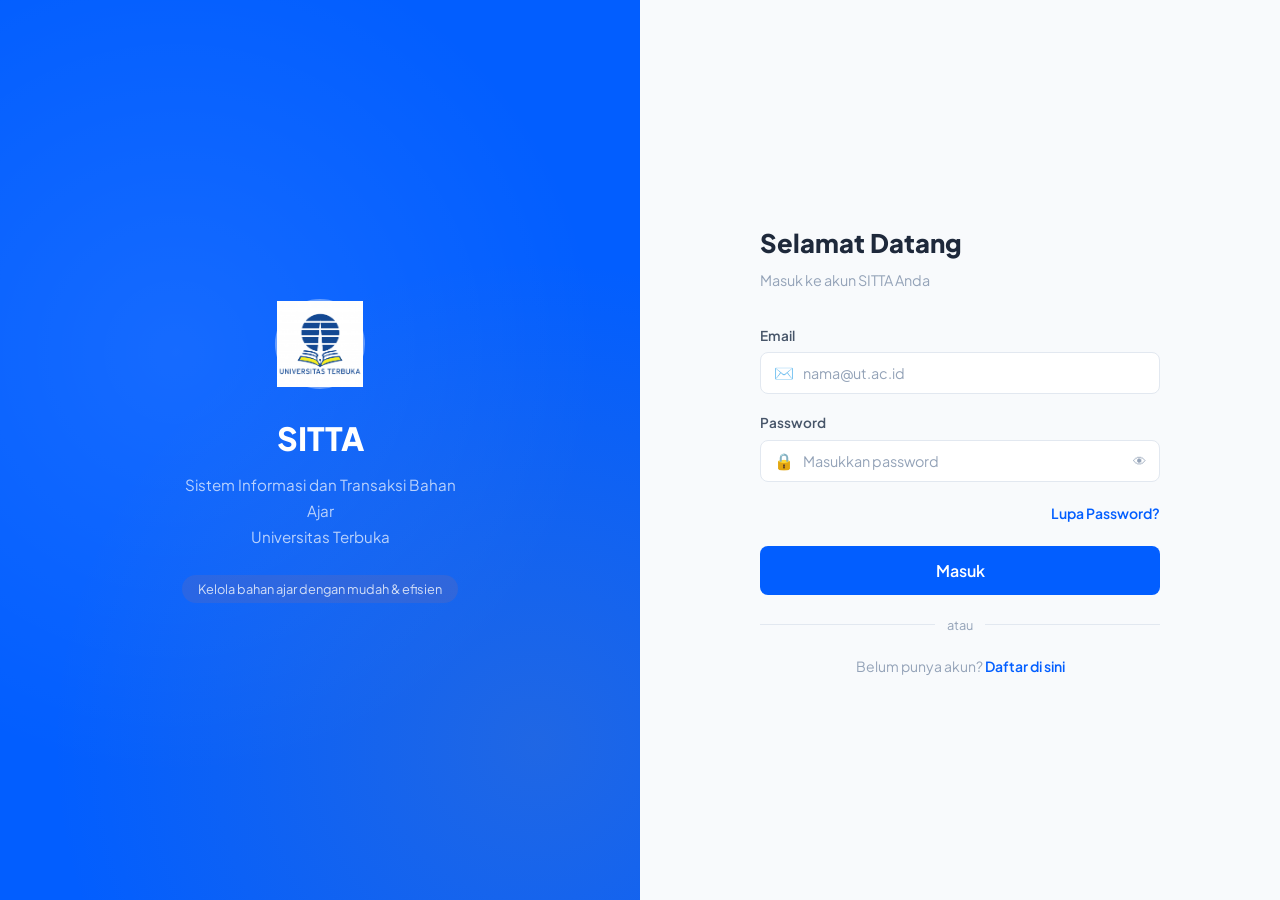
<file: sitta-praktik/index.html>
<!DOCTYPE html>
<html lang="id">
<head>
  <meta charset="UTF-8">
  <meta name="viewport" content="width=device-width, initial-scale=1.0">
  <title>SITTA – Login</title>
  <link rel="stylesheet" href="css/style.css">
  <script src="js/data.js" defer></script>
</head>
<body>

<div class="login-page">
  <!-- Panel Kiri -->
  <div class="login-left">
    <div class="login-left-content">
      <div class="login-logo"><img src="assets/universitas-terbuka-logo.png" alt="Logo UT" width="500" mix-blend-mode: multiply height: auto; 
    filter: contrast(110%);></div>
      <h1>SITTA</h1>
      <p>Sistem Informasi dan Transaksi Bahan Ajar<br>Universitas Terbuka</p>
      <br>
      <span style="background:rgba(190, 111, 106, 0.15);color:rgba(252, 252, 252, 0.8);padding:6px 16px;border-radius:20px;font-size:.8rem;">
        Kelola bahan ajar dengan mudah & efisien
      </span>
    </div>
  </div>

  <!-- Panel Kanan (Form Login) -->
  <div class="login-right">
    <div class="login-form-box">
      <h2>Selamat Datang</h2>
      <p class="subtitle">Masuk ke akun SITTA Anda</p>

      <!-- Form -->
      <div class="form-group">
        <label class="form-label" for="email">Email</label>
        <div class="input-group">
          <span class="input-icon">✉️</span>
          <input class="form-control" type="email" id="email" placeholder="nama@ut.ac.id" autocomplete="off">
        </div>
      </div>

      <div class="form-group">
        <label class="form-label" for="password">Password</label>
        <div class="input-group">
          <span class="input-icon">🔒</span>
          <input class="form-control" type="password" id="password" placeholder="Masukkan password">
          <button class="input-toggle" id="togglePass" type="button" title="Tampilkan password">👁</button>
        </div>
      </div>

      <div style="text-align:right;margin-bottom:20px;">
        <button class="link-btn" id="btnLupaPass">Lupa Password?</button>
      </div>

      <button class="btn btn-primary btn-full" id="btnLogin">Masuk</button>

      <div class="divider"><hr><span>atau</span><hr></div>

      <div class="login-footer">
        Belum punya akun? <button class="link-btn" id="btnDaftar">Daftar di sini</button>
      </div>
    </div>
  </div>
</div>

<!-- Modal: Lupa Password -->
<div class="modal-backdrop" id="modalLupaPass">
  <div class="modal-box">
    <div class="modal-header">
      <span class="modal-title">🔑 Lupa Password</span>
      <button class="modal-close" data-close="modalLupaPass">✕</button>
    </div>
    <p style="color:var(--gray-600);font-size:.9rem;margin-bottom:20px;">
      Masukkan email terdaftar Anda. Kami akan mengirimkan instruksi reset password.
    </p>
    <div class="form-group">
      <label class="form-label">Email Terdaftar</label>
      <div class="input-group">
        <span class="input-icon">✉️</span>
        <input class="form-control" type="email" id="resetEmail" placeholder="nama@ut.ac.id">
      </div>
    </div>
    <button class="btn btn-primary btn-full" id="btnReset">Kirim Instruksi Reset</button>
  </div>
</div>

<!-- Modal: Daftar Akun -->
<div class="modal-backdrop" id="modalDaftar">
  <div class="modal-box" style="max-width:480px;">
    <div class="modal-header">
      <span class="modal-title">📝 Daftar Akun Baru</span>
      <button class="modal-close" data-close="modalDaftar">✕</button>
    </div>
    <div class="form-group">
      <label class="form-label">Nama Lengkap</label>
      <input class="form-control" type="text" id="regNama" placeholder="Nama Lengkap">
    </div>
    <div class="form-group">
      <label class="form-label">Email</label>
      <input class="form-control" type="email" id="regEmail" placeholder="nama@ut.ac.id">
    </div>
    <div class="form-group">
      <label class="form-label">Password</label>
      <input class="form-control" type="password" id="regPass" placeholder="Minimal 6 karakter">
    </div>
    <div class="form-group">
      <label class="form-label">Role</label>
      <select class="form-control" id="regRole">
        <option value="">-- Pilih Role --</option>
        <option>UPBJJ-UT</option>
        <option>Puslaba</option>
        <option>Fakultas</option>
        <option>Administrator</option>
      </select>
    </div>
    <button class="btn btn-primary btn-full" id="btnRegister">Daftarkan Akun</button>
  </div>
</div>

<div id="toast-container"></div>

<script>
// =============================================
// FUNGSI UTILITY
// =============================================
function showModal(id) {
  document.getElementById(id).classList.add('show');
}
function hideModal(id) {
  document.getElementById(id).classList.remove('show');
}
function showToast(msg, type = 'success') {
  const icons = { success: '✅', error: '❌', warning: '⚠️' };
  const el = document.createElement('div');
  el.className = 'toast ' + type;
  el.innerHTML = `<span>${icons[type]}</span> ${msg}`;
  document.getElementById('toast-container').appendChild(el);
  setTimeout(() => el.remove(), 3500);
}

// =============================================
// TOGGLE PASSWORD
// =============================================
document.getElementById('togglePass').addEventListener('click', function() {
  const inp = document.getElementById('password');
  inp.type = inp.type === 'password' ? 'text' : 'password';
  this.textContent = inp.type === 'password' ? '👁' : '🙈';
});

// =============================================
// LOGIN
// =============================================
document.getElementById('btnLogin').addEventListener('click', function() {
  const email    = document.getElementById('email').value.trim();
  const password = document.getElementById('password').value.trim();

  // Validasi kosong
  if (!email || !password) {
    showToast('Email dan password wajib diisi!', 'error');
    return;
  }

  // Cek data pengguna dari data.js
  const user = dataPengguna.find(u => u.email === email && u.password === password);

  if (user) {
    // Simpan sesi login
    sessionStorage.setItem('sitta_user', JSON.stringify(user));
    showToast('Login berhasil! Mengarahkan ke dashboard...', 'success');
    setTimeout(() => { window.location.href = 'dashboard.html'; }, 1200);
  } else {
    showToast('Email/password yang Anda masukkan salah!', 'error');
  }
});

// Enter key login
document.addEventListener('keydown', function(e) {
  if (e.key === 'Enter') document.getElementById('btnLogin').click();
});

// =============================================
// MODAL CONTROLS
// =============================================
document.getElementById('btnLupaPass').addEventListener('click', () => showModal('modalLupaPass'));
document.getElementById('btnDaftar').addEventListener('click', () => showModal('modalDaftar'));

document.querySelectorAll('.modal-close').forEach(btn => {
  btn.addEventListener('click', () => hideModal(btn.dataset.close));
});
document.querySelectorAll('.modal-backdrop').forEach(backdrop => {
  backdrop.addEventListener('click', function(e) {
    if (e.target === this) this.classList.remove('show');
  });
});

// Reset password
document.getElementById('btnReset').addEventListener('click', function() {
  const email = document.getElementById('resetEmail').value.trim();
  if (!email) { showToast('Masukkan email Anda!', 'warning'); return; }
  hideModal('modalLupaPass');
  showToast('Instruksi reset password telah dikirim ke ' + email, 'success');
});

// Registrasi
document.getElementById('btnRegister').addEventListener('click', function() {
  const nama  = document.getElementById('regNama').value.trim();
  const email = document.getElementById('regEmail').value.trim();
  const pass  = document.getElementById('regPass').value.trim();
  const role  = document.getElementById('regRole').value;

  if (!nama || !email || !pass || !role) {
    showToast('Semua field wajib diisi!', 'warning');
    return;
  }
  if (pass.length < 6) {
    showToast('Password minimal 6 karakter!', 'error');
    return;
  }
  hideModal('modalDaftar');
  showToast('Akun berhasil didaftarkan! Silakan login.', 'success');
});
</script>

</body>
</html>
</file>
<file: sitta-praktik/css/style.css>
@import url('https://fonts.googleapis.com/css2?family=Plus+Jakarta+Sans:wght@300;400;500;600;700;800&family=Space+Mono:wght@400;700&display=swap');

:root {
  --ut-green:    #025eff;
  --ut-green-d:  #091d81;
  --ut-green-l:  #E8F5EE;
  --ut-gold:     #F5A623;
  --ut-gold-l:   #FFF8EC;
  --white:       #FFFFFF;
  --gray-50:     #F8FAFC;
  --gray-100:    #F1F5F9;
  --gray-200:    #E2E8F0;
  --gray-400:    #94A3B8;
  --gray-600:    #475569;
  --gray-800:    #1E293B;
  --danger:      #EF4444;
  --danger-l:    #FEF2F2;
  --shadow-sm:   0 1px 3px rgba(0,0,0,.08);
  --shadow-md:   0 4px 16px rgba(0,0,0,.10);
  --shadow-lg:   0 8px 32px rgba(0,0,0,.14);
  --radius:      12px;
  --radius-sm:   8px;
  --font:        'Plus Jakarta Sans', sans-serif;
  --mono:        'Space Mono', monospace;
  --transition:  .22s cubic-bezier(.4,0,.2,1);
}
*,*::before,*::after{box-sizing:border-box;margin:0;padding:0}
html{scroll-behavior:smooth}
body{font-family:var(--font);background:var(--gray-50);color:var(--gray-800);min-height:100vh;line-height:1.6}
a{text-decoration:none;color:inherit}
img{max-width:100%;display:block}
ul{list-style:none}
.hidden{display:none!important}

/* NAVBAR */
.navbar{background:var(--ut-green);padding:0 32px;display:flex;align-items:center;gap:12px;height:64px;position:sticky;top:0;z-index:100;box-shadow:0 2px 12px rgba(0,122,61,.25)}
.navbar-brand{display:flex;align-items:center;gap:10px;font-weight:800;font-size:1.1rem;color:#fff;margin-right:auto;letter-spacing:-.3px}
.navbar-brand .brand-badge{background:var(--ut-gold);color:#fff;font-family:var(--mono);font-size:.65rem;font-weight:700;padding:2px 8px;border-radius:4px;letter-spacing:.5px}
.nav-links{display:flex;align-items:center;gap:4px}
.nav-links a,.nav-dropdown>button{color:rgba(255,255,255,.85);font-size:.875rem;font-weight:500;padding:8px 14px;border-radius:8px;transition:background var(--transition),color var(--transition);border:none;background:transparent;cursor:pointer;font-family:var(--font)}
.nav-links a:hover,.nav-dropdown>button:hover,.nav-links a.active{background:rgba(255,255,255,.15);color:#fff}
.nav-dropdown{position:relative}
.nav-dropdown-menu{position:absolute;top:calc(100% + 8px);left:0;background:#fff;border-radius:var(--radius-sm);box-shadow:var(--shadow-lg);min-width:220px;padding:6px;opacity:0;visibility:hidden;transform:translateY(-8px);transition:all var(--transition);z-index:200}
.nav-dropdown.open .nav-dropdown-menu{opacity:1;visibility:visible;transform:translateY(0)}
.nav-dropdown-menu a{display:block;color:var(--gray-800);padding:10px 14px;border-radius:6px;font-size:.875rem}
.nav-dropdown-menu a:hover{background:var(--ut-green-l);color:var(--ut-green)}
.nav-user{display:flex;align-items:center;gap:10px;color:rgba(255,255,255,.85);font-size:.875rem;margin-left:8px}
.nav-avatar{width:36px;height:36px;background:var(--ut-gold);color:#fff;border-radius:50%;display:flex;align-items:center;justify-content:center;font-weight:700;font-size:.875rem}
.btn-logout{background:rgba(255,255,255,.12);color:#fff;border:none;border-radius:8px;padding:7px 14px;font-size:.8rem;font-family:var(--font);cursor:pointer;transition:background var(--transition)}
.btn-logout:hover{background:rgba(255,255,255,.22)}

/* PAGE */
.page-content{padding:32px;max-width:1200px;margin:0 auto}
.page-header{margin-bottom:28px}
.page-header h1{font-size:1.6rem;font-weight:800;color:var(--gray-800)}
.page-header p{color:var(--gray-400);font-size:.95rem;margin-top:2px}

/* CARD */
.card{background:var(--white);border-radius:var(--radius);box-shadow:var(--shadow-sm);border:1px solid var(--gray-200);padding:24px}
.card-title{font-size:1rem;font-weight:700;margin-bottom:18px;color:var(--gray-800);display:flex;align-items:center;gap:8px}
.card-title .icon{width:32px;height:32px;background:var(--ut-green-l);border-radius:8px;display:flex;align-items:center;justify-content:center;font-size:1rem}

/* BUTTONS */
.btn{display:inline-flex;align-items:center;gap:8px;padding:10px 20px;border-radius:var(--radius-sm);font-family:var(--font);font-size:.875rem;font-weight:600;cursor:pointer;border:none;transition:all var(--transition)}
.btn-primary{background:var(--ut-green);color:#fff}
.btn-primary:hover{background:var(--ut-green-d);transform:translateY(-1px);box-shadow:0 4px 12px rgba(0,122,61,.3)}
.btn-secondary{background:var(--gray-100);color:var(--gray-600)}
.btn-secondary:hover{background:var(--gray-200)}
.btn-gold{background:var(--ut-gold);color:#fff}
.btn-danger{background:var(--danger);color:#fff}
.btn-outline{background:transparent;color:var(--ut-green);border:1.5px solid var(--ut-green)}
.btn-outline:hover{background:var(--ut-green-l)}
.btn-sm{padding:7px 14px;font-size:.8rem}
.btn-full{width:100%;justify-content:center;padding:14px;font-size:1rem}

/* FORMS */
.form-group{margin-bottom:18px}
.form-label{display:block;font-size:.85rem;font-weight:600;color:var(--gray-600);margin-bottom:6px}
.form-control{width:100%;padding:11px 14px;border:1.5px solid var(--gray-200);border-radius:var(--radius-sm);font-family:var(--font);font-size:.9rem;color:var(--gray-800);background:var(--white);transition:border-color var(--transition),box-shadow var(--transition);outline:none}
.form-control:focus{border-color:var(--ut-green);box-shadow:0 0 0 3px rgba(0,122,61,.12)}
.form-control::placeholder{color:var(--gray-400)}
.input-group{position:relative}
.input-group .input-icon{position:absolute;left:14px;top:50%;transform:translateY(-50%);color:var(--gray-400);font-size:1rem;pointer-events:none}
.input-group .form-control{padding-left:42px}
.input-group .input-toggle{position:absolute;right:14px;top:50%;transform:translateY(-50%);background:none;border:none;cursor:pointer;color:var(--gray-400)}

/* TABLE */
.table-wrap{overflow-x:auto}
table{width:100%;border-collapse:collapse;font-size:.875rem}
thead th{background:var(--ut-green);color:#fff;padding:12px 16px;text-align:left;font-weight:600;font-size:.8rem;letter-spacing:.3px;white-space:nowrap}
thead th:first-child{border-radius:8px 0 0 0}
thead th:last-child{border-radius:0 8px 0 0}
tbody tr{border-bottom:1px solid var(--gray-100);transition:background var(--transition)}
tbody tr:hover{background:var(--ut-green-l)}
tbody td{padding:12px 16px;color:var(--gray-600);vertical-align:middle}
.badge{display:inline-flex;align-items:center;padding:3px 10px;border-radius:20px;font-size:.75rem;font-weight:600}
.badge-green{background:var(--ut-green-l);color:var(--ut-green)}
.badge-gold{background:var(--ut-gold-l);color:#c17d00}
.badge-gray{background:var(--gray-100);color:var(--gray-600)}
.badge-danger{background:var(--danger-l);color:var(--danger)}

/* MODAL */
.modal-backdrop{position:fixed;inset:0;background:rgba(0,0,0,.45);backdrop-filter:blur(3px);display:flex;align-items:center;justify-content:center;z-index:999;opacity:0;visibility:hidden;transition:all var(--transition)}
.modal-backdrop.show{opacity:1;visibility:visible}
.modal-box{background:#fff;border-radius:16px;padding:32px;width:100%;max-width:420px;box-shadow:var(--shadow-lg);transform:scale(.95) translateY(10px);transition:transform var(--transition)}
.modal-backdrop.show .modal-box{transform:scale(1) translateY(0)}
.modal-header{display:flex;align-items:center;justify-content:space-between;margin-bottom:20px}
.modal-title{font-size:1.1rem;font-weight:700}
.modal-close{background:var(--gray-100);border:none;cursor:pointer;width:32px;height:32px;border-radius:50%;font-size:1rem;display:flex;align-items:center;justify-content:center;transition:background var(--transition);color:var(--gray-600)}
.modal-close:hover{background:var(--gray-200)}

/* TOAST */
#toast-container{position:fixed;bottom:24px;right:24px;z-index:9999;display:flex;flex-direction:column;gap:10px}
.toast{background:var(--gray-800);color:#fff;padding:14px 18px;border-radius:10px;font-size:.875rem;font-weight:500;display:flex;align-items:center;gap:10px;box-shadow:var(--shadow-lg);animation:slideIn .3s ease forwards;min-width:260px}
.toast.error{background:var(--danger)}
.toast.success{background:var(--ut-green)}
.toast.warning{background:var(--ut-gold)}
@keyframes slideIn{from{opacity:0;transform:translateX(40px)}to{opacity:1;transform:translateX(0)}}

/* LOGIN */
.login-page{min-height:100vh;display:grid;grid-template-columns:1fr 1fr}
.login-left{background:var(--ut-green);display:flex;flex-direction:column;align-items:center;justify-content:center;padding:48px;position:relative;overflow:hidden}
.login-left::before{content:'';position:absolute;inset:-40px;background:radial-gradient(circle at 30% 40%,rgba(255,255,255,.08) 0%,transparent 55%),radial-gradient(circle at 80% 80%,rgba(245,166,35,.12) 0%,transparent 50%)}
.login-left-content{position:relative;z-index:1;text-align:center;color:#fff}
.login-logo{width:90px;height:90px;background:rgba(255,255,255,.15);border-radius:50%;display:flex;align-items:center;justify-content:center;font-size:2.5rem;margin:0 auto 24px;border:2px solid rgba(255,255,255,.25)}
.login-left-content h1{font-size:2rem;font-weight:800;margin-bottom:8px}
.login-left-content p{color:rgba(255,255,255,.7);font-size:.95rem;line-height:1.7;max-width:300px;margin:0 auto}
.login-right{display:flex;align-items:center;justify-content:center;padding:48px;background:var(--gray-50)}
.login-form-box{width:100%;max-width:400px}
.login-form-box h2{font-size:1.6rem;font-weight:800;margin-bottom:6px}
.login-form-box .subtitle{color:var(--gray-400);font-size:.9rem;margin-bottom:32px}
.login-footer{text-align:center;margin-top:20px;font-size:.875rem;color:var(--gray-400)}
.login-footer a,.link-btn{color:var(--ut-green);font-weight:600}
.link-btn{background:none;border:none;cursor:pointer;font-family:var(--font);font-size:.875rem}
.divider{display:flex;align-items:center;gap:12px;margin:20px 0}
.divider hr{flex:1;border:none;border-top:1px solid var(--gray-200)}
.divider span{color:var(--gray-400);font-size:.8rem}

/* DASHBOARD */
.greeting-bar{background:linear-gradient(135deg,var(--ut-green) 0%,var(--ut-green-d) 100%);color:#fff;padding:28px 32px;display:flex;align-items:center;justify-content:space-between}
.greeting-text h2{font-size:1.4rem;font-weight:800}
.greeting-text p{color:rgba(255,255,255,.75);font-size:.9rem;margin-top:2px}
.greeting-time{font-family:var(--mono);font-size:.8rem;color:rgba(255,255,255,.6);background:rgba(255,255,255,.1);padding:6px 14px;border-radius:20px}
.stats-grid{display:grid;grid-template-columns:repeat(4,1fr);gap:20px;margin-bottom:28px}
.stat-card{background:var(--white);border-radius:var(--radius);border:1px solid var(--gray-200);padding:22px;display:flex;align-items:center;gap:16px;transition:box-shadow var(--transition),transform var(--transition)}
.stat-card:hover{box-shadow:var(--shadow-md);transform:translateY(-2px)}
.stat-icon{width:50px;height:50px;border-radius:12px;display:flex;align-items:center;justify-content:center;font-size:1.4rem;flex-shrink:0}
.stat-icon.green{background:var(--ut-green-l)}
.stat-icon.gold{background:var(--ut-gold-l)}
.stat-icon.blue{background:#EFF6FF}
.stat-icon.purple{background:#F5F3FF}
.stat-info .label{font-size:.8rem;color:var(--gray-400);font-weight:500}
.stat-info .value{font-size:1.5rem;font-weight:800;color:var(--gray-800);font-family:var(--mono)}
.grid-2{display:grid;grid-template-columns:1fr 1fr;gap:24px}

/* TRACKING */
.tracking-result{margin-top:24px}
.tracking-header{display:flex;align-items:center;justify-content:space-between;padding:20px 24px;background:var(--ut-green);border-radius:var(--radius) var(--radius) 0 0;color:#fff}
.tracking-header .do-number{font-family:var(--mono);font-size:1.1rem;font-weight:700}
.tracking-header .status-pill{background:rgba(255,255,255,.2);color:#fff;padding:5px 14px;border-radius:20px;font-size:.8rem;font-weight:600}
.tracking-body{border:1px solid var(--gray-200);border-top:none;border-radius:0 0 var(--radius) var(--radius)}
.tracking-info-grid{display:grid;grid-template-columns:repeat(2,1fr);border-bottom:1px solid var(--gray-100)}
.tracking-info-item{padding:16px 24px;border-right:1px solid var(--gray-100)}
.tracking-info-item:nth-child(2n){border-right:none}
.tracking-info-item .ti-label{font-size:.75rem;color:var(--gray-400);font-weight:600;text-transform:uppercase;letter-spacing:.5px}
.tracking-info-item .ti-value{font-size:.95rem;font-weight:600;color:var(--gray-800);margin-top:2px}
.timeline{padding:24px}
.timeline-title{font-weight:700;font-size:.9rem;color:var(--gray-600);margin-bottom:16px;text-transform:uppercase;letter-spacing:.5px}
.timeline-item{display:flex;gap:14px;position:relative;padding-bottom:20px}
.timeline-item:last-child{padding-bottom:0}
.tl-dot{width:12px;height:12px;border-radius:50%;background:var(--ut-green);flex-shrink:0;margin-top:5px;position:relative;z-index:1;box-shadow:0 0 0 3px rgba(0,122,61,.2)}
.tl-line{position:absolute;left:5px;top:17px;bottom:0;width:2px;background:var(--gray-200);z-index:0}
.tl-content .tl-desc{font-size:.875rem;color:var(--gray-800);font-weight:500}
.tl-content .tl-time{font-size:.75rem;color:var(--gray-400);font-family:var(--mono);margin-top:2px}

/* STOK */
.book-grid{display:grid;grid-template-columns:repeat(auto-fill,minmax(220px,1fr));gap:20px;margin-top:8px}
.book-card{background:var(--white);border-radius:var(--radius);border:1px solid var(--gray-200);overflow:hidden;transition:all var(--transition)}
.book-card:hover{box-shadow:var(--shadow-md);transform:translateY(-3px)}
.book-cover{height:160px;overflow:hidden;background:var(--gray-100);position:relative}
.book-cover img{width:100%;height:100%;object-fit:cover}
.stok-badge{position:absolute;top:10px;right:10px;background:var(--ut-green);color:#fff;font-size:.7rem;font-weight:700;padding:3px 9px;border-radius:20px;font-family:var(--mono)}
.book-info{padding:16px}
.book-code{font-family:var(--mono);font-size:.72rem;color:var(--ut-green);font-weight:700;margin-bottom:4px}
.book-name{font-size:.9rem;font-weight:700;color:var(--gray-800);margin-bottom:8px;line-height:1.3}
.book-meta{display:flex;align-items:center;justify-content:space-between}
.book-meta .edisi{font-size:.75rem;color:var(--gray-400)}
.book-meta .jenis{background:var(--ut-gold-l);color:#c17d00;font-size:.7rem;font-weight:600;padding:2px 8px;border-radius:4px}
.add-stok-form{background:var(--gray-50);border-radius:var(--radius-sm);padding:20px;border:1.5px dashed var(--gray-200);margin-top:24px}
.form-row{display:grid;grid-template-columns:1fr 1fr;gap:14px}

@media(max-width:900px){.login-page{grid-template-columns:1fr}.login-left{display:none}.stats-grid{grid-template-columns:1fr 1fr}.grid-2{grid-template-columns:1fr}.page-content{padding:20px}.navbar{padding:0 16px}}
@media(max-width:600px){.stats-grid{grid-template-columns:1fr}.tracking-info-grid{grid-template-columns:1fr}.form-row{grid-template-columns:1fr}}
</file>
